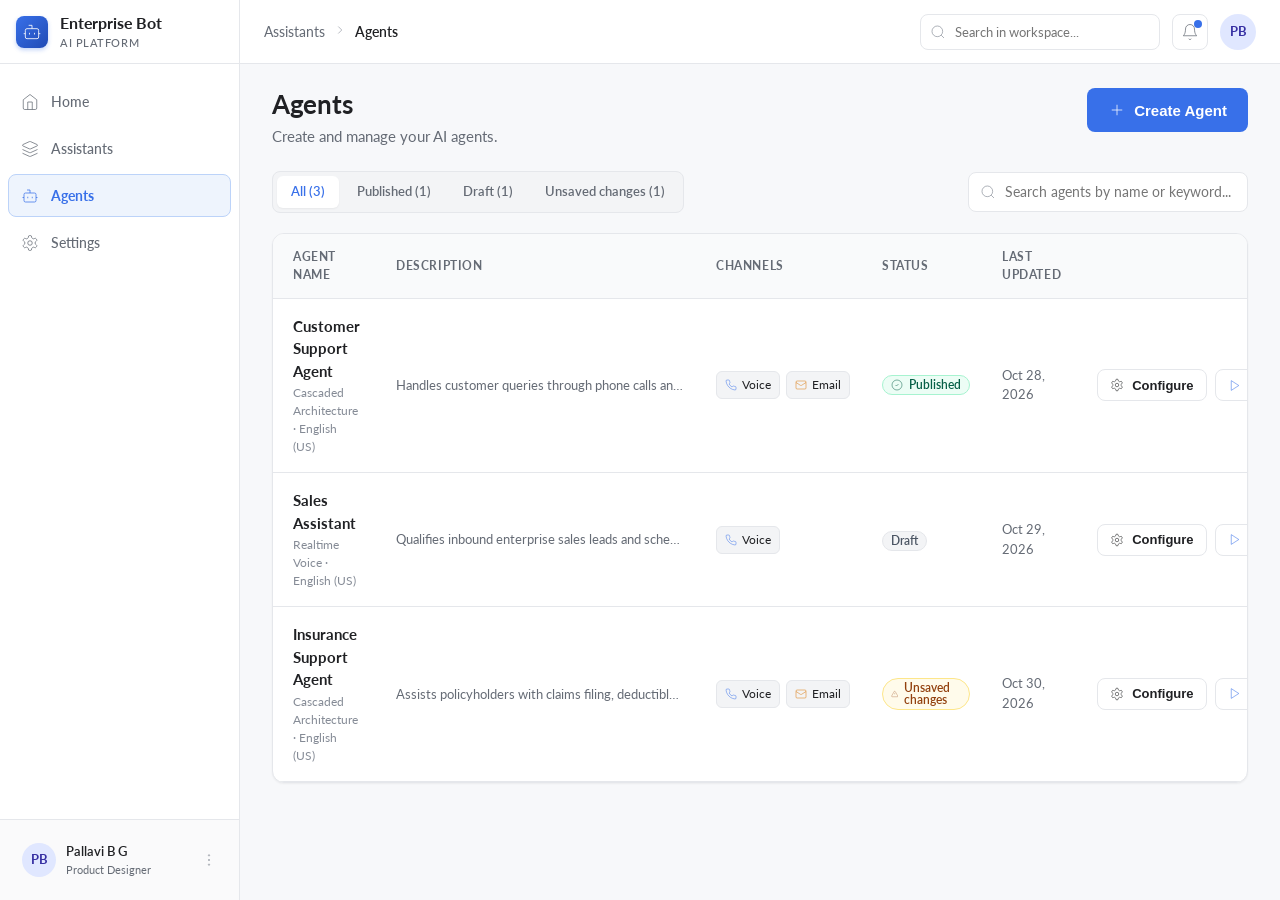
<file: index.html>
<!DOCTYPE html>
<html lang="en">
<head>
  <meta charset="UTF-8" />
  <meta name="viewport" content="width=device-width, initial-scale=1.0" />
  <title>Enterprise Bot — AI Agent Builder</title>
  <meta name="description" content="Enterprise-grade AI Agent Builder for Voice and Email channels." />
  
  <!-- Primary Typeface: Lato (Google Fonts) -->
  <link rel="preconnect" href="https://fonts.googleapis.com">
  <link rel="preconnect" href="https://fonts.gstatic.com" crossorigin>
  <link href="https://fonts.googleapis.com/css2?family=Lato:ital,wght@0,300;0,400;0,700;0,900;1,400;1,700&display=swap" rel="stylesheet">
  
  <!-- Stylesheet -->
  <link rel="stylesheet" href="styles.css?v=2.5" />
</head>
<body>
  <!-- Application Root -->
  <div id="root"></div>

  <!-- Runtime Scripts -->
  <script src="src/engine.js?v=2.5"></script>
  <script src="src/icons.js?v=2.5"></script>
  <script src="src/data.js?v=2.5"></script>
  <script src="src/state.js?v=2.5"></script>
  <script src="src/components/Sidebar.js?v=2.5"></script>
  <script src="src/components/Header.js?v=2.5"></script>
  <script src="src/components/Dashboard.js?v=2.5"></script>
  <script src="src/components/CreateAgent.js?v=2.5"></script>
  <script src="src/components/AgentConfigHeader.js?v=2.5"></script>
  <script src="src/components/PromptConfig.js?v=2.5"></script>
  <script src="src/components/ToolsConfig.js?v=2.5"></script>
  <script src="src/components/ModelSettings.js?v=2.5"></script>
  <script src="src/components/VoiceSettings.js?v=2.5"></script>
  <script src="src/components/EmailSettings.js?v=2.5"></script>
  <script src="src/components/TryItModal.js?v=2.5"></script>
  <script src="src/components/PublishModal.js?v=2.5"></script>
  <script src="src/app.js?v=2.5"></script>
</body>
</html>
</file>
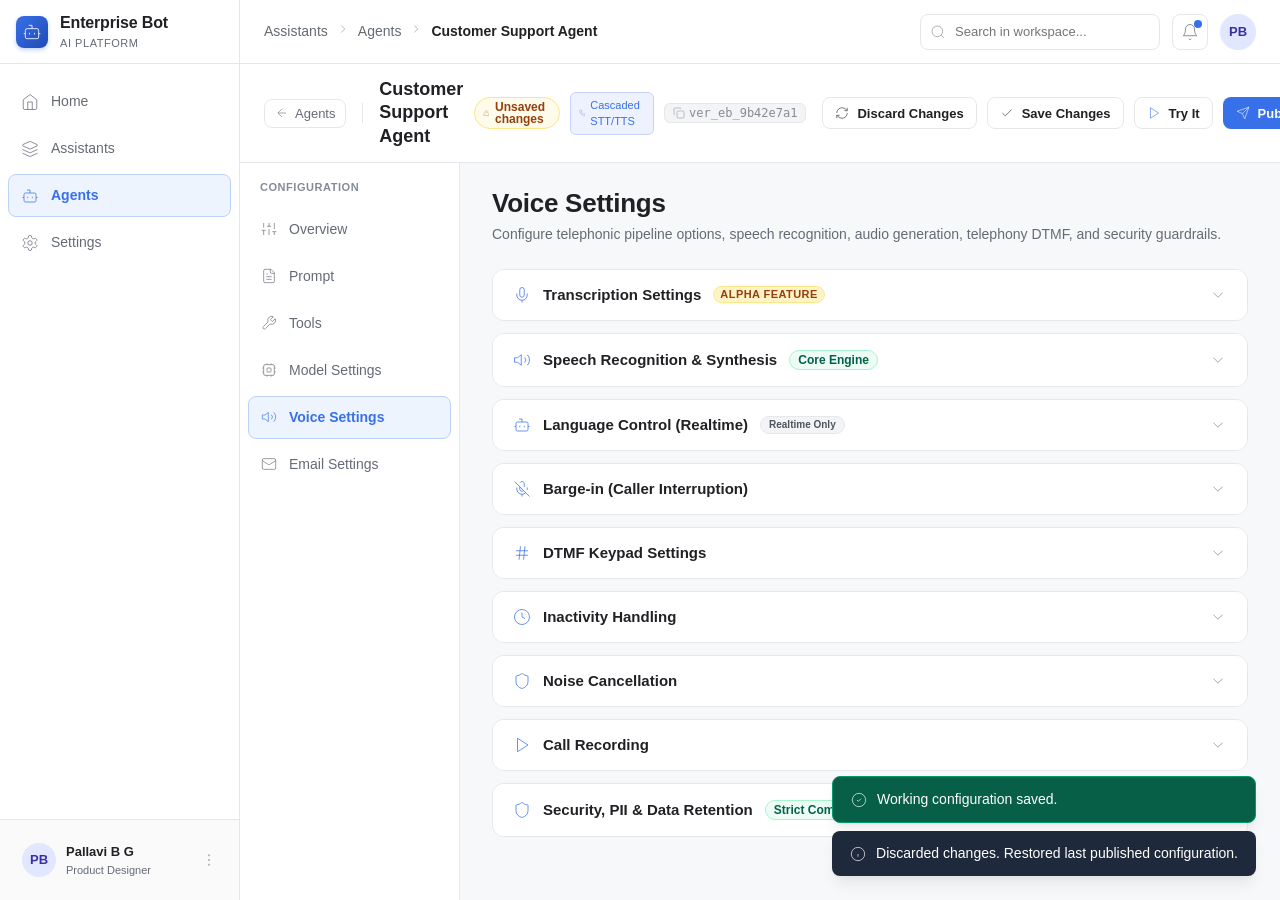
<file: verify_suite.html>
<!DOCTYPE html>
<html lang="en">
<head>
  <meta charset="UTF-8">
  <title>Enterprise Bot Comprehensive QA Verification Suite</title>
  <link rel="stylesheet" href="styles.css?v=2.4">
</head>
<body>
  <div id="root"></div>

  <!-- Runtime Scripts -->
  <script src="src/engine.js?v=2.5"></script>
  <script src="src/icons.js?v=2.5"></script>
  <script src="src/data.js?v=2.5"></script>
  <script src="src/state.js?v=2.5"></script>
  <script src="src/components/Sidebar.js?v=2.5"></script>
  <script src="src/components/Header.js?v=2.5"></script>
  <script src="src/components/Dashboard.js?v=2.5"></script>
  <script src="src/components/CreateAgent.js?v=2.5"></script>
  <script src="src/components/AgentConfigHeader.js?v=2.5"></script>
  <script src="src/components/PromptConfig.js?v=2.5"></script>
  <script src="src/components/ToolsConfig.js?v=2.5"></script>
  <script src="src/components/ModelSettings.js?v=2.5"></script>
  <script src="src/components/VoiceSettings.js?v=2.5"></script>
  <script src="src/components/EmailSettings.js?v=2.5"></script>
  <script src="src/components/TryItModal.js?v=2.5"></script>
  <script src="src/components/PublishModal.js?v=2.5"></script>
  <script src="src/app.js?v=2.5"></script>

  <script>
    async function runQASuite() {
      const results = [];
      function assert(desc, passed, detail = '') {
        const item = { desc, passed, detail };
        results.push(item);
        console.log((passed ? '[PASS] ' : '[FAIL] ') + desc + (detail ? ' (' + detail + ')' : ''));
      }

      try {
        await new Promise(r => setTimeout(r, 200));
        const state = window.AppState;
        const actions = window.AppActions;

        // ==========================================
        // TEST 1: Discard Changes Snapshot Restoration
        // ==========================================
        actions.selectAgent('agent_customer_support');
        const origPublishedName = state.currentAgent.name;
        assert('Test 1.1: Start with Published agent', state.currentAgent.status === 'Published');
        assert('Test 1.2: Initial lastPublishedSnapshot exists', !!state.lastPublishedSnapshot);

        // Edit agent
        actions.updateCurrentAgent({ name: 'Customer Support V2' });
        assert('Test 1.3: Agent status after edit is Unsaved changes', state.currentAgent.status === 'Unsaved changes');

        // Save Changes
        actions.saveChanges();
        assert('Test 1.4: lastSavedSnapshot updated to V2', state.lastSavedSnapshot.name === 'Customer Support V2');
        assert('Test 1.5: lastPublishedSnapshot retains original published name', state.lastPublishedSnapshot.name === origPublishedName);

        // Make another edit
        actions.updateCurrentAgent({ name: 'Customer Support V3' });
        assert('Test 1.6: Agent name updated to V3', state.currentAgent.name === 'Customer Support V3');

        // Discard Changes
        actions.discardChanges();
        assert('Test 1.7: Discard restores original published name', state.currentAgent.name === origPublishedName);
        assert('Test 1.8: Agent status restored to Published', state.currentAgent.status === 'Published');
        assert('Test 1.9: lastSavedSnapshot reset to published baseline', state.lastSavedSnapshot.name === origPublishedName);

        // ==========================================
        // TEST 2: Create Agent Disabled State & Demo Presets
        // ==========================================
        actions.setView('create');
        await new Promise(r => setTimeout(r, 100));

        let btnSubmit = document.getElementById('btn-submit-create');
        assert('Test 2.1: Create Agent button exists in DOM', !!btnSubmit);
        assert('Test 2.2: Create Agent button disabled when name is empty', btnSubmit.disabled === true);

        // Enter name
        const inputName = document.getElementById('input-agent-name');
        inputName.value = 'New QA Voice Bot';
        inputName.dispatchEvent(new Event('input', { bubbles: true }));
        await new Promise(r => setTimeout(r, 100));

        btnSubmit = document.getElementById('btn-submit-create');
        assert('Test 2.3: Create Agent button enabled when Name and Voice are active', btnSubmit.disabled === false);

        // Test Demo Presets
        const btnDemo4 = document.getElementById('btn-demo-state-4');
        assert('Test 2.4: Demo preset button 4 exists', !!btnDemo4);
        btnDemo4.click();
        await new Promise(r => setTimeout(r, 100));

        btnSubmit = document.getElementById('btn-submit-create');
        const nameErrEl = document.querySelector('.invalid-feedback');
        assert('Test 2.5: Demo State 4 triggers Name Error demonstration', !!nameErrEl && nameErrEl.textContent.includes('Required'));
        assert('Test 2.6: Create Agent remains disabled during Name Error demo', btnSubmit.disabled === true);

        const btnDemo5 = document.getElementById('btn-demo-state-5');
        btnDemo5.click();
        await new Promise(r => setTimeout(r, 100));
        btnSubmit = document.getElementById('btn-submit-create');
        assert('Test 2.7: Demo State 5 deselects channels and shows Channel Error', !!document.querySelector('.card-header .invalid-feedback'));
        assert('Test 2.8: Create Agent remains disabled during Channel Error demo', btnSubmit.disabled === true);

        // ==========================================
        // TEST 3: Voice Model Override History Summary
        // ==========================================
        actions.selectAgent('agent_customer_support');
        actions.setConfigTab('model');
        await new Promise(r => setTimeout(r, 100));

        // Enable Voice Model Override
        actions.updateCurrentAgent({
          voiceModelOverride: {
            ...state.currentAgent.voiceModelOverride,
            enabled: true
          }
        });
        await new Promise(r => setTimeout(r, 100));

        const histToggle = document.getElementById('toggle-voice-history-summary');
        assert('Test 3.1: Add History Summary toggle exists in DOM', !!histToggle);
        assert('Test 3.2: Add History Summary is Default ON', histToggle.checked === true);

        const respInput = document.getElementById('input-voice-history-responses');
        const trigInput = document.getElementById('input-voice-trigger-tokens');
        const targInput = document.getElementById('input-voice-target-tokens');
        assert('Test 3.3: Number of History Responses defaults to 5', respInput && Number(respInput.value) === 5);
        assert('Test 3.4: Trigger Tokens defaults to 15000', trigInput && Number(trigInput.value) === 15000);
        assert('Test 3.5: Target Tokens defaults to 10000', targInput && Number(targInput.value) === 10000);

        // Toggle OFF hides dependent fields
        histToggle.click();
        await new Promise(r => setTimeout(r, 100));
        const respInputAfterToggle = document.getElementById('input-voice-history-responses');
        assert('Test 3.6: Turning toggle OFF hides dependent controls', respInputAfterToggle === null);

        // Turn back ON and test validation
        const histToggleOn = document.getElementById('toggle-voice-history-summary');
        histToggleOn.click();
        await new Promise(r => setTimeout(r, 100));

        actions.updateCurrentAgent({
          voiceModelOverride: {
            ...state.currentAgent.voiceModelOverride,
            historyOverride: {
              enabled: true,
              historyResponses: 5,
              triggerTokens: 10000,
              targetTokens: 12000 // Invalid: target >= trigger
            }
          }
        });
        let errs = actions.validateAgentConfig(state.currentAgent);
        assert('Test 3.7: Validation catches Target Tokens >= Trigger Tokens', errs.some(e => e.includes('strictly less than')));

        // Restore valid tokens
        actions.updateCurrentAgent({
          voiceModelOverride: {
            ...state.currentAgent.voiceModelOverride,
            historyOverride: {
              enabled: true,
              historyResponses: 5,
              triggerTokens: 15000,
              targetTokens: 10000
            }
          }
        });

        // ==========================================
        // TEST 4: Silence Timeout Data Handling Independence
        // ==========================================
        actions.setConfigTab('voice');
        await new Promise(r => setTimeout(r, 100));

        // Open Speech accordion
        actions.toggleVoiceAccordion('speech');
        await new Promise(r => setTimeout(r, 100));

        // Set General Speech Silence Timeout
        const initialSTT = JSON.parse(JSON.stringify(state.currentAgent.voiceSettings.speech.stt));
        actions.updateCurrentAgent({
          voiceSettings: {
            ...state.currentAgent.voiceSettings,
            speech: {
              ...state.currentAgent.voiceSettings.speech,
              silenceTimeout: 450
            }
          }
        });
        assert('Test 4.1: General Speech Silence Timeout updates speech.silenceTimeout to 450', state.currentAgent.voiceSettings.speech.silenceTimeout === 450);
        assert('Test 4.2: STT segmentationSilenceTimeout remains unchanged (500)', state.currentAgent.voiceSettings.speech.stt.segmentationSilenceTimeout === 500);
        assert('Test 4.3: STT provider and other settings not overwritten', state.currentAgent.voiceSettings.speech.stt.provider === initialSTT.provider);

        // Set STT Segmentation Silence Timeout
        actions.updateCurrentAgent({
          voiceSettings: {
            ...state.currentAgent.voiceSettings,
            speech: {
              ...state.currentAgent.voiceSettings.speech,
              stt: {
                ...state.currentAgent.voiceSettings.speech.stt,
                segmentationSilenceTimeout: 650
              }
            }
          }
        });
        assert('Test 4.4: STT segmentationSilenceTimeout updates to 650', state.currentAgent.voiceSettings.speech.stt.segmentationSilenceTimeout === 650);
        assert('Test 4.5: General Speech Silence Timeout remains independent at 450', state.currentAgent.voiceSettings.speech.silenceTimeout === 450);

        // ==========================================
        // TEST 5: Tightened Numeric Integer Validation
        // ==========================================
        // Non-integer Tool Call Limit
        actions.updateCurrentAgent({
          sharedModel: { ...state.currentAgent.sharedModel, toolCallLimit: 3.5 }
        });
        errs = actions.validateAgentConfig(state.currentAgent);
        assert('Test 5.1: Non-integer Tool Call Limit (3.5) rejected', errs.some(e => e.includes('Tool Call Limit must be an integer')));

        // Valid Tool Call Limit without arbitrary maximum
        actions.updateCurrentAgent({
          sharedModel: { ...state.currentAgent.sharedModel, toolCallLimit: 50 }
        });
        errs = actions.validateAgentConfig(state.currentAgent);
        assert('Test 5.2: Integer Tool Call Limit (50) accepted without arbitrary max', !errs.some(e => e.includes('Tool Call Limit')));

        // Non-integer DTMF timeout
        actions.updateCurrentAgent({
          voiceSettings: {
            ...state.currentAgent.voiceSettings,
            dtmf: { ...state.currentAgent.voiceSettings.dtmf, enabled: true, interDigitTimeout: 2000.7 }
          }
        });
        errs = actions.validateAgentConfig(state.currentAgent);
        assert('Test 5.3: Non-integer DTMF timeout rejected', errs.some(e => e.includes('DTMF inter-digit timeout must be a non-negative integer')));

        // Non-integer Inactivity retries
        actions.updateCurrentAgent({
          voiceSettings: {
            ...state.currentAgent.voiceSettings,
            inactivity: { ...state.currentAgent.voiceSettings.inactivity, enabled: true, inactivityRetries: 2.2 }
          }
        });
        errs = actions.validateAgentConfig(state.currentAgent);
        assert('Test 5.4: Non-integer Inactivity retries rejected', errs.some(e => e.includes('Inactivity retry count must be a non-negative integer')));

        // Non-integer Security rate limit
        actions.updateCurrentAgent({
          voiceSettings: {
            ...state.currentAgent.voiceSettings,
            security: { ...state.currentAgent.voiceSettings.security, rateLimit: 45.8 }
          }
        });
        errs = actions.validateAgentConfig(state.currentAgent);
        assert('Test 5.5: Non-integer Security rate limit rejected', errs.some(e => e.includes('Security rate limit must be an integer')));

        // Restore clean valid config
        actions.discardChanges();

        // ==========================================
        // TEST 6: All Nine Voice Settings Accordions
        // ==========================================
        actions.setConfigTab('voice');
        await new Promise(r => setTimeout(r, 100));

        const sections = ['transcription', 'speech', 'language', 'bargeIn', 'dtmf', 'inactivity', 'noise', 'recording', 'security'];
        for (const sec of sections) {
          const btn = document.getElementById('accordion-header-' + sec);
          assert('Test 6.' + sec + ': Header button exists', !!btn);

          // Click to expand
          btn.click();
          await new Promise(r => setTimeout(r, 60));
          const isOpenAfterClick = state.voiceSettingsUi?.openSections?.[sec];
          const contentEl = document.getElementById('accordion-content-' + sec);
          assert('Test 6.' + sec + ': Expands on click', isOpenAfterClick === true && !!contentEl);

          // Click again to collapse
          btn.click();
          await new Promise(r => setTimeout(r, 60));
          const isClosedAfterSecondClick = !state.voiceSettingsUi?.openSections?.[sec];
          assert('Test 6.' + sec + ': Collapses on second click', isClosedAfterSecondClick === true);
        }

        // ==========================================
        // TEST 7: STT Provider & TTS Conditional Controls
        // ==========================================
        // Expand speech
        actions.toggleVoiceAccordion('speech');
        await new Promise(r => setTimeout(r, 100));

        // Switch to TTS
        actions.updateCurrentAgent({
          voiceSettings: {
            ...state.currentAgent.voiceSettings,
            speech: {
              ...state.currentAgent.voiceSettings.speech,
              activeTab: 'tts',
              tts: { ...state.currentAgent.voiceSettings.speech.tts, provider: 'Azure' }
            }
          }
        });
        await new Promise(r => setTimeout(r, 100));

        assert('Test 7.1: Azure TTS selected and controls visible', !!document.getElementById('input-azure-speed') || !!document.querySelector('.form-range'));

        // Switch TTS to ElevenLabs
        actions.updateCurrentAgent({
          voiceSettings: {
            ...state.currentAgent.voiceSettings,
            speech: {
              ...state.currentAgent.voiceSettings.speech,
              tts: { ...state.currentAgent.voiceSettings.speech.tts, provider: 'ElevenLabs' }
            }
          }
        });
        await new Promise(r => setTimeout(r, 100));

        assert('Test 7.2: ElevenLabs TTS model eleven_flash_v2_5 active', state.currentAgent.voiceSettings.speech.tts.elevenLabs?.model === 'eleven_flash_v2_5');

        // ==========================================
        // TEST 8: Try It Modal & Call Logs
        // ==========================================
        actions.openTryIt('voice');
        await new Promise(r => setTimeout(r, 100));
        assert('Test 8.1: Try It modal opens', state.tryItOpen === true);

        // Start call
        actions.startVoiceCall();
        await new Promise(r => setTimeout(r, 100));
        assert('Test 8.2: Voice call starts (state: live)', state.tryIt.voiceState === 'live');

        // End call
        actions.endVoiceCall('Caller ended call');
        await new Promise(r => setTimeout(r, 100));
        assert('Test 8.3: Voice call ends (state: ended)', state.tryIt.voiceState === 'ended');
        assert('Test 8.4: Call recorded in callHistory', state.tryIt.callHistory.length > 0);

        // Toggle Call Logs
        actions.toggleCallLogs();
        await new Promise(r => setTimeout(r, 100));
        assert('Test 8.5: Call Logs drawer opens', state.tryIt.callLogsOpen === true);

        // Close Try It
        actions.closeTryIt();

        // Output summary
        const passedCount = results.filter(r => r.passed).length;
        const failedCount = results.filter(r => !r.passed).length;
        console.log(`\n========================================`);
        console.log(`FINAL RESULTS: ${passedCount} PASSED, ${failedCount} FAILED out of ${results.length} assertions.`);
        console.log(`========================================`);

        const summaryEl = document.createElement('div');
        summaryEl.id = 'qa-summary';
        summaryEl.setAttribute('data-passed', passedCount);
        summaryEl.setAttribute('data-failed', failedCount);
        summaryEl.innerHTML = `
          <h2>QA Results: ${passedCount} Passed, ${failedCount} Failed</h2>
          <ul>${results.map(r => `<li style="color:${r.passed ? 'green' : 'red'}">${r.passed ? '✓' : '✗'} ${r.desc}</li>`).join('')}</ul>
        `;
        document.body.appendChild(summaryEl);
      } catch (err) {
        console.error('QA Test Suite Exception:', err);
        const errEl = document.createElement('div');
        errEl.id = 'qa-error';
        errEl.textContent = err.stack || String(err);
        document.body.appendChild(errEl);
      }
    }
    window.addEventListener('DOMContentLoaded', runQASuite);
  </script>
</body>
</html>
</file>
<file: styles.css>
/* ==========================================================================
   ENTERPRISE BOT AI AGENT BUILDER - DESIGN SYSTEM & STYLES
   Primary Accent: #3870E9 | Background: #F7F8FA | Font: Lato
   ========================================================================== */

:root {
  --color-primary: #3870E9;
  --color-primary-hover: #2B5DC4;
  --color-primary-light: #EEF4FD;
  --color-primary-border: #BCD3F9;
  
  --bg-app: #F7F8FA;
  --bg-card: #FFFFFF;
  --bg-sidebar: #FFFFFF;
  --bg-header: #FFFFFF;
  --bg-muted: #F3F4F6;
  --bg-hover: #F8FAFC;
  
  --text-primary: #202124;
  --text-secondary: #656B75;
  --text-muted: #858B96;
  --text-disabled: #9CA3AF;
  
  --border-color: #E5E7EB;
  --border-focus: #3870E9;
  
  --color-success: #10B981;
  --bg-success: #ECFDF5;
  --text-success: #065F46;
  --border-success: #A7F3D0;
  
  --color-warning: #F59E0B;
  --bg-warning: #FFFBEB;
  --text-warning: #92400E;
  --border-warning: #FDE68A;
  
  --color-error: #EF4444;
  --bg-error: #FEF2F2;
  --text-error: #991B1B;
  --border-error: #FECACA;
  
  --radius-sm: 6px;
  --radius-md: 8px;
  --radius-lg: 12px;
  --radius-xl: 16px;
  --radius-full: 9999px;
  
  --shadow-sm: 0 1px 2px 0 rgba(0, 0, 0, 0.05);
  --shadow-md: 0 4px 6px -1px rgba(0, 0, 0, 0.06), 0 2px 4px -1px rgba(0, 0, 0, 0.04);
  --shadow-lg: 0 10px 15px -3px rgba(0, 0, 0, 0.08), 0 4px 6px -2px rgba(0, 0, 0, 0.04);
  --shadow-modal: 0 20px 25px -5px rgba(0, 0, 0, 0.1), 0 10px 10px -5px rgba(0, 0, 0, 0.04);
  
  --font-family: 'Lato', -apple-system, BlinkMacSystemFont, 'Segoe UI', Roboto, Helvetica, Arial, sans-serif;
  --header-height: 64px;
  --sidebar-width: 240px;
  --sidebar-collapsed-width: 68px;
}

/* Base Reset */
*, *::before, *::after {
  box-sizing: border-box;
  margin: 0;
  padding: 0;
}

html, body {
  height: 100%;
  font-family: var(--font-family);
  font-size: 14px;
  line-height: 1.5;
  color: var(--text-primary);
  background-color: var(--bg-app);
  -webkit-font-smoothing: antialiased;
  -moz-osx-font-smoothing: grayscale;
}

#root {
  min-height: 100vh;
  display: flex;
  flex-direction: column;
}

/* Typography Hierarchy */
h1, .heading-xl {
  font-size: 26px;
  font-weight: 700;
  line-height: 1.25;
  color: var(--text-primary);
  letter-spacing: -0.01em;
}

h2, .heading-lg {
  font-size: 20px;
  font-weight: 700;
  line-height: 1.3;
  color: var(--text-primary);
}

h3, .heading-md {
  font-size: 16px;
  font-weight: 700;
  line-height: 1.4;
  color: var(--text-primary);
}

h4, .heading-sm {
  font-size: 14px;
  font-weight: 700;
  line-height: 1.4;
  color: var(--text-primary);
}

p, .body-text {
  font-size: 14px;
  font-weight: 400;
  line-height: 1.5;
  color: var(--text-primary);
}

.text-secondary {
  color: var(--text-secondary);
}

.text-muted {
  color: var(--text-muted);
}

.text-sm {
  font-size: 13px;
  line-height: 1.4;
}

.text-xs {
  font-size: 12px;
  line-height: 1.35;
}

.helper-text {
  font-size: 13px;
  color: var(--text-secondary);
  margin-top: 4px;
}

.form-label {
  display: block;
  font-size: 14px;
  font-weight: 600;
  color: var(--text-primary);
  margin-bottom: 6px;
}

.form-label.required::after {
  content: " *";
  color: var(--color-error);
  font-weight: 700;
}

/* App Shell Layout */
.app-layout {
  display: flex;
  height: 100vh;
  overflow: hidden;
  background-color: var(--bg-app);
}

.sidebar {
  width: var(--sidebar-width);
  height: 100vh;
  background-color: var(--bg-sidebar);
  border-right: 1px solid var(--border-color);
  display: flex;
  flex-direction: column;
  flex-shrink: 0;
  transition: width 0.2s ease, transform 0.2s ease;
  z-index: 40;
}

.sidebar-header {
  height: var(--header-height);
  padding: 0 16px;
  display: flex;
  align-items: center;
  gap: 12px;
  border-bottom: 1px solid var(--border-color);
}

.logo-badge {
  width: 32px;
  height: 32px;
  border-radius: var(--radius-md);
  background: linear-gradient(135deg, #3870E9 0%, #204BB5 100%);
  display: flex;
  align-items: center;
  justify-content: center;
  color: #FFFFFF;
  font-weight: 800;
  font-size: 16px;
  box-shadow: 0 2px 4px rgba(56, 112, 233, 0.3);
}

.logo-title {
  font-size: 16px;
  font-weight: 700;
  color: var(--text-primary);
  letter-spacing: -0.01em;
}

.logo-subtitle {
  font-size: 11px;
  color: var(--text-secondary);
  font-weight: 500;
  text-transform: uppercase;
  letter-spacing: 0.05em;
}

.sidebar-nav {
  flex: 1;
  padding: 16px 8px;
  display: flex;
  flex-direction: column;
  gap: 4px;
  overflow-y: auto;
}

.nav-item {
  display: flex;
  align-items: center;
  gap: 12px;
  padding: 10px 12px;
  border-radius: var(--radius-md);
  color: var(--text-secondary);
  font-size: 14px;
  font-weight: 500;
  text-decoration: none;
  cursor: pointer;
  transition: all 0.15s ease;
  user-select: none;
  border: 1px solid transparent;
}

.nav-item:hover {
  background-color: var(--bg-muted);
  color: var(--text-primary);
}

.nav-item.active {
  background-color: var(--color-primary-light);
  color: var(--color-primary);
  font-weight: 700;
  border-color: var(--color-primary-border);
}

.sidebar-footer {
  padding: 16px;
  border-top: 1px solid var(--border-color);
  background-color: #FAFAFB;
}

.user-profile-badge {
  display: flex;
  align-items: center;
  gap: 10px;
  padding: 6px;
  border-radius: var(--radius-md);
  cursor: pointer;
  transition: background-color 0.15s;
}

.user-profile-badge:hover {
  background-color: var(--bg-muted);
}

.avatar {
  width: 34px;
  height: 34px;
  border-radius: var(--radius-full);
  background-color: #E0E7FF;
  color: #3730A3;
  display: flex;
  align-items: center;
  justify-content: center;
  font-weight: 700;
  font-size: 13px;
  flex-shrink: 0;
}

.main-wrapper {
  flex: 1;
  display: flex;
  flex-direction: column;
  min-width: 0;
  height: 100vh;
  overflow: hidden;
}

/* Top Header */
.top-header {
  height: var(--header-height);
  background-color: var(--bg-header);
  border-bottom: 1px solid var(--border-color);
  padding: 0 24px;
  display: flex;
  align-items: center;
  justify-content: space-between;
  gap: 16px;
  flex-shrink: 0;
  z-index: 30;
}

.breadcrumb-nav {
  display: flex;
  align-items: center;
  gap: 8px;
  font-size: 14px;
}

.breadcrumb-item {
  color: var(--text-secondary);
  text-decoration: none;
  cursor: pointer;
}

.breadcrumb-item:hover {
  color: var(--color-primary);
}

.breadcrumb-current {
  color: var(--text-primary);
  font-weight: 600;
}

.header-actions {
  display: flex;
  align-items: center;
  gap: 12px;
}

/* Main Content Area */
.content-area {
  flex: 1;
  overflow-y: auto;
  padding: 24px 32px 48px;
  background-color: var(--bg-app);
}

.content-container {
  max-width: 1280px;
  margin: 0 auto;
}

/* Agent Configuration Layout */
.agent-config-layout {
  display: flex;
  flex-direction: column;
  height: 100%;
}

.agent-config-header {
  background-color: var(--bg-card);
  border-bottom: 1px solid var(--border-color);
  padding: 14px 24px;
  display: flex;
  align-items: center;
  justify-content: space-between;
  gap: 16px;
  flex-shrink: 0;
  position: sticky;
  top: 0;
  z-index: 25;
}

.agent-title-group {
  display: flex;
  align-items: center;
  gap: 12px;
}

.btn-back {
  display: inline-flex;
  align-items: center;
  gap: 6px;
  padding: 6px 10px;
  border-radius: var(--radius-md);
  border: 1px solid var(--border-color);
  background: white;
  color: var(--text-secondary);
  font-size: 13px;
  font-weight: 500;
  cursor: pointer;
  transition: all 0.15s;
}

.btn-back:hover {
  background: var(--bg-muted);
  color: var(--text-primary);
  border-color: #D1D5DB;
}

.config-body {
  flex: 1;
  display: flex;
  min-height: 0;
  overflow: hidden;
}

.config-sidebar {
  width: 220px;
  background-color: var(--bg-card);
  border-right: 1px solid var(--border-color);
  padding: 16px 8px;
  display: flex;
  flex-direction: column;
  gap: 4px;
  overflow-y: auto;
  flex-shrink: 0;
}

.config-main {
  flex: 1;
  overflow-y: auto;
  padding: 24px 32px 64px;
  background-color: var(--bg-app);
}

/* Badges */
.badge {
  display: inline-flex;
  align-items: center;
  gap: 6px;
  padding: 3px 8px;
  border-radius: var(--radius-full);
  font-size: 12px;
  font-weight: 600;
  line-height: 1;
}

.badge-draft {
  background-color: #F3F4F6;
  color: #4B5563;
  border: 1px solid #E5E7EB;
}

.badge-published {
  background-color: var(--bg-success);
  color: var(--text-success);
  border: 1px solid var(--border-success);
}

.badge-unsaved {
  background-color: var(--bg-warning);
  color: var(--text-warning);
  border: 1px solid var(--border-warning);
}

.badge-publishing {
  background-color: var(--color-primary-light);
  color: var(--color-primary);
  border: 1px solid var(--color-primary-border);
}

.badge-coming-soon {
  background-color: #F1F5F9;
  color: #64748B;
  border: 1px solid #CBD5E1;
  font-size: 11px;
  padding: 2px 6px;
  font-weight: 700;
  letter-spacing: 0.04em;
  text-transform: uppercase;
}

.badge-alpha {
  background-color: #FEF3C7;
  color: #92400E;
  border: 1px solid #FDE68A;
  font-size: 11px;
  padding: 2px 6px;
  font-weight: 700;
  letter-spacing: 0.04em;
  text-transform: uppercase;
}

.badge-channel {
  background-color: #F3F4F6;
  color: var(--text-primary);
  border: 1px solid var(--border-color);
  font-size: 12px;
  padding: 4px 8px;
  border-radius: var(--radius-sm);
  display: inline-flex;
  align-items: center;
  gap: 5px;
}

/* Buttons */
.btn {
  display: inline-flex;
  align-items: center;
  justify-content: center;
  gap: 8px;
  height: 40px;
  padding: 0 16px;
  font-size: 14px;
  font-weight: 600;
  border-radius: var(--radius-md);
  border: 1px solid transparent;
  cursor: pointer;
  transition: all 0.15s ease;
  user-select: none;
  white-space: nowrap;
}

.btn:focus-visible {
  outline: none;
  box-shadow: 0 0 0 3px rgba(56, 112, 233, 0.3);
}

.btn-sm {
  height: 32px;
  padding: 0 12px;
  font-size: 13px;
}

.btn-lg {
  height: 44px;
  padding: 0 20px;
  font-size: 15px;
}

.btn-primary {
  background-color: var(--color-primary);
  color: #FFFFFF;
}

.btn-primary:hover:not(:disabled) {
  background-color: var(--color-primary-hover);
  box-shadow: 0 2px 4px rgba(56, 112, 233, 0.25);
}

.btn-secondary {
  background-color: #FFFFFF;
  color: var(--text-primary);
  border-color: var(--border-color);
}

.btn-secondary:hover:not(:disabled) {
  background-color: var(--bg-muted);
  border-color: #D1D5DB;
}

.btn-outline-primary {
  background-color: transparent;
  color: var(--color-primary);
  border-color: var(--color-primary);
}

.btn-outline-primary:hover:not(:disabled) {
  background-color: var(--color-primary-light);
}

.btn-danger {
  background-color: #FFFFFF;
  color: var(--color-error);
  border-color: var(--border-error);
}

.btn-danger:hover:not(:disabled) {
  background-color: var(--bg-error);
}

.btn-ghost {
  background-color: transparent;
  color: var(--text-secondary);
}

.btn-ghost:hover:not(:disabled) {
  background-color: var(--bg-muted);
  color: var(--text-primary);
}

.btn:disabled {
  background-color: #F3F4F6 !important;
  color: #9CA3AF !important;
  border-color: #E5E7EB !important;
  cursor: not-allowed !important;
  box-shadow: none !important;
}

.btn-icon {
  width: 36px;
  height: 36px;
  padding: 0;
  border-radius: var(--radius-md);
  border: 1px solid var(--border-color);
  background: white;
  color: var(--text-secondary);
  display: inline-flex;
  align-items: center;
  justify-content: center;
  cursor: pointer;
  transition: all 0.15s;
}

.btn-icon:hover {
  background-color: var(--bg-muted);
  color: var(--text-primary);
}

/* Form Controls */
.form-group {
  margin-bottom: 20px;
}

.form-control, .form-input, .form-select, .form-textarea {
  width: 100%;
  height: 40px;
  padding: 8px 12px;
  font-family: inherit;
  font-size: 14px;
  color: var(--text-primary);
  background-color: #FFFFFF;
  border: 1px solid var(--border-color);
  border-radius: var(--radius-md);
  transition: border-color 0.15s, box-shadow 0.15s;
}

.form-control:focus, .form-input:focus, .form-select:focus, .form-textarea:focus {
  outline: none;
  border-color: var(--border-focus);
  box-shadow: 0 0 0 3px rgba(56, 112, 233, 0.2);
}

.form-textarea {
  height: auto;
  min-height: 88px;
  resize: vertical;
  line-height: 1.5;
}

.form-control.is-invalid, .form-input.is-invalid {
  border-color: var(--color-error);
  background-color: #FFFDFD;
}

.form-control.is-invalid:focus, .form-input.is-invalid:focus {
  box-shadow: 0 0 0 3px rgba(239, 68, 68, 0.2);
}

.invalid-feedback {
  display: flex;
  align-items: center;
  gap: 5px;
  color: var(--color-error);
  font-size: 13px;
  font-weight: 500;
  margin-top: 5px;
}

/* Switch / Toggle */
.toggle-switch {
  position: relative;
  display: inline-block;
  width: 44px;
  height: 24px;
  flex-shrink: 0;
}

.toggle-switch input {
  opacity: 0;
  width: 0;
  height: 0;
}

.toggle-slider {
  position: absolute;
  cursor: pointer;
  top: 0; left: 0; right: 0; bottom: 0;
  background-color: #D1D5DB;
  transition: 0.2s;
  border-radius: 24px;
}

.toggle-slider::before {
  position: absolute;
  content: "";
  height: 18px;
  width: 18px;
  left: 3px;
  bottom: 3px;
  background-color: white;
  transition: 0.2s;
  border-radius: 50%;
  box-shadow: 0 1px 3px rgba(0, 0, 0, 0.2);
}

input:checked + .toggle-slider {
  background-color: var(--color-primary);
}

input:checked + .toggle-slider::before {
  transform: translateX(20px);
}

input:disabled + .toggle-slider {
  background-color: #E5E7EB;
  cursor: not-allowed;
}

/* Cards & Panels */
.card {
  background-color: var(--bg-card);
  border: 1px solid var(--border-color);
  border-radius: var(--radius-lg);
  padding: 24px;
  box-shadow: var(--shadow-sm);
  margin-bottom: 24px;
}

.card-header {
  display: flex;
  align-items: center;
  justify-content: space-between;
  margin-bottom: 16px;
  padding-bottom: 14px;
  border-bottom: 1px solid var(--border-color);
}

.card-title {
  font-size: 18px;
  font-weight: 700;
  color: var(--text-primary);
}

.card-subtitle {
  font-size: 13px;
  color: var(--text-secondary);
  margin-top: 2px;
}

/* Selection Cards (e.g. Channel & Speech Stack) */
.selection-card {
  border: 1px solid var(--border-color);
  border-radius: var(--radius-lg);
  padding: 16px 20px;
  background: white;
  cursor: pointer;
  transition: all 0.15s ease;
  display: flex;
  align-items: center;
  justify-content: space-between;
  gap: 16px;
  user-select: none;
}

.selection-card:hover {
  border-color: #BCD3F9;
  background-color: #FAFCFF;
}

.selection-card.selected {
  border-color: var(--color-primary);
  background-color: #F5F8FF;
  box-shadow: 0 0 0 1px var(--color-primary);
}

.selection-card.disabled {
  opacity: 0.55;
  background-color: #F8FAFC;
  cursor: not-allowed;
  border-color: var(--border-color);
}

.radio-pill-group {
  display: inline-flex;
  padding: 4px;
  background-color: #F3F4F6;
  border-radius: var(--radius-md);
  border: 1px solid var(--border-color);
  gap: 4px;
}

.radio-pill {
  padding: 6px 14px;
  font-size: 13px;
  font-weight: 600;
  border-radius: var(--radius-sm);
  cursor: pointer;
  color: var(--text-secondary);
  transition: all 0.15s;
  user-select: none;
}

.radio-pill:hover:not(.active) {
  color: var(--text-primary);
}

.radio-pill.active {
  background-color: #FFFFFF;
  color: var(--color-primary);
  box-shadow: 0 1px 2px rgba(0, 0, 0, 0.05);
}

/* Accordions */
.accordion {
  border: 1px solid var(--border-color);
  border-radius: var(--radius-lg);
  background: white;
  margin-bottom: 12px;
  overflow: hidden;
  transition: border-color 0.2s ease, box-shadow 0.2s ease;
}

.accordion.is-open {
  border-color: #BCD3F9;
  box-shadow: 0 2px 8px rgba(56, 112, 233, 0.07);
}

.accordion-header {
  padding: 16px 20px;
  display: flex;
  align-items: center;
  justify-content: space-between;
  cursor: pointer;
  user-select: none;
  background: white;
  transition: background-color 0.15s ease;
  width: 100%;
  border: none;
  font-family: inherit;
  font-size: inherit;
  color: inherit;
  text-align: left;
}

button.accordion-header {
  border: none;
  background: white;
  width: 100%;
  text-align: left;
  font-family: inherit;
  font-size: inherit;
  color: inherit;
  outline: none;
}

.accordion-header * {
  pointer-events: none;
}

button.accordion-header:focus-visible {
  outline: 2px solid var(--color-primary);
  outline-offset: -2px;
}

.accordion.is-open > .accordion-header {
  background-color: #FAFBFD;
}

.accordion-header:hover {
  background-color: var(--bg-hover);
}

.accordion-title {
  display: flex;
  align-items: center;
  gap: 12px;
  font-size: 15px;
  font-weight: 700;
  color: var(--text-primary);
}

.accordion-chevron {
  transition: transform 0.25s cubic-bezier(0.4, 0, 0.2, 1), color 0.15s ease;
  color: var(--text-muted);
  display: inline-flex;
  align-items: center;
  justify-content: center;
}

.accordion.is-open .accordion-chevron {
  transform: rotate(180deg);
  color: var(--color-primary);
}

.accordion-content {
  padding: 20px 24px;
  border-top: 1px solid var(--border-color);
  background-color: #FCFDFE;
  animation: fadeIn 0.15s ease-out;
}

/* Modals */
.modal-overlay {
  position: fixed;
  top: 0; left: 0; right: 0; bottom: 0;
  background-color: rgba(15, 23, 42, 0.45);
  backdrop-filter: blur(2px);
  display: flex;
  align-items: center;
  justify-content: center;
  z-index: 100;
  padding: 24px;
  animation: fadeIn 0.15s ease-out;
}

.modal-dialog {
  background: white;
  border-radius: var(--radius-xl);
  box-shadow: var(--shadow-modal);
  width: 100%;
  max-width: 600px;
  max-height: 90vh;
  display: flex;
  flex-direction: column;
  overflow: hidden;
  animation: scaleUp 0.15s ease-out;
}

.modal-header {
  padding: 20px 24px;
  display: flex;
  align-items: center;
  justify-content: space-between;
  border-bottom: 1px solid var(--border-color);
}

.modal-body {
  padding: 24px;
  overflow-y: auto;
  flex: 1;
}

.modal-footer {
  padding: 16px 24px;
  display: flex;
  align-items: center;
  justify-content: flex-end;
  gap: 12px;
  border-top: 1px solid var(--border-color);
  background-color: #FAFAFB;
}

/* Drawer / Testing Workspace (Try It) */
.drawer-backdrop {
  position: fixed;
  top: 0; left: 0; right: 0; bottom: 0;
  background-color: rgba(15, 23, 42, 0.35);
  backdrop-filter: blur(2px);
  z-index: 90;
  animation: fadeIn 0.15s ease-out;
}

.drawer-workspace {
  position: fixed;
  top: 0; right: 0; bottom: 0;
  width: 720px;
  max-width: 95vw;
  background: white;
  box-shadow: -8px 0 24px rgba(0, 0, 0, 0.12);
  display: flex;
  flex-direction: column;
  z-index: 95;
  animation: slideInRight 0.2s ease-out;
}

/* Toast Notifications */
.toast-container {
  position: fixed;
  bottom: 24px;
  right: 24px;
  display: flex;
  flex-direction: column;
  gap: 8px;
  z-index: 120;
}

.toast {
  display: flex;
  align-items: center;
  gap: 10px;
  padding: 12px 18px;
  background: #1E293B;
  color: white;
  border-radius: var(--radius-md);
  font-size: 14px;
  font-weight: 500;
  box-shadow: var(--shadow-lg);
  animation: slideUp 0.2s ease-out;
}

.toast.toast-success {
  background-color: #065F46;
  border: 1px solid #059669;
}

.toast.toast-error {
  background-color: #991B1B;
  border: 1px solid #DC2626;
}

/* Animations */
@keyframes fadeIn {
  from { opacity: 0; }
  to { opacity: 1; }
}

@keyframes scaleUp {
  from { opacity: 0; transform: scale(0.96); }
  to { opacity: 1; transform: scale(1); }
}

@keyframes slideInRight {
  from { transform: translateX(100%); }
  to { transform: translateX(0); }
}

@keyframes slideUp {
  from { opacity: 0; transform: translateY(10px); }
  to { opacity: 1; transform: translateY(0); }
}

@keyframes pulse {
  0%, 100% { opacity: 1; transform: scale(1); }
  50% { opacity: 0.5; transform: scale(0.92); }
}

.pulsing-dot {
  animation: pulse 1.5s infinite;
}

/* Tags & Chips */
.tag-chip {
  display: inline-flex;
  align-items: center;
  gap: 6px;
  padding: 4px 10px;
  border-radius: var(--radius-sm);
  background-color: #F3F4F6;
  border: 1px solid #E5E7EB;
  color: var(--text-primary);
  font-size: 13px;
  font-weight: 500;
}

.tag-chip .remove-btn {
  color: var(--text-muted);
  cursor: pointer;
  display: flex;
  align-items: center;
}

.tag-chip .remove-btn:hover {
  color: var(--color-error);
}

/* AI Rewrite Box */
.ai-rewrite-box {
  background: linear-gradient(180deg, #F8FAFF 0%, #FFFFFF 100%);
  border: 1px solid #BCD3F9;
  border-radius: var(--radius-lg);
  padding: 16px;
  margin-top: 10px;
  position: relative;
  box-shadow: 0 2px 6px rgba(56, 112, 233, 0.08);
  animation: fadeIn 0.2s ease-out;
}

.ai-rewrite-header {
  display: flex;
  align-items: center;
  justify-content: space-between;
  margin-bottom: 8px;
}

.ai-badge {
  display: inline-flex;
  align-items: center;
  gap: 6px;
  color: var(--color-primary);
  font-weight: 700;
  font-size: 12px;
  text-transform: uppercase;
  letter-spacing: 0.04em;
}

/* Test Call Simulator */
.call-simulation-container {
  display: flex;
  flex-direction: column;
  height: 100%;
}

.call-header-card {
  padding: 16px 20px;
  background: #F8FAFC;
  border-bottom: 1px solid var(--border-color);
  display: flex;
  align-items: center;
  justify-content: space-between;
}

.call-timer {
  font-family: monospace;
  font-size: 18px;
  font-weight: 700;
  color: var(--text-primary);
  background: white;
  padding: 4px 12px;
  border-radius: var(--radius-sm);
  border: 1px solid var(--border-color);
}

.transcript-feed {
  flex: 1;
  overflow-y: auto;
  padding: 20px;
  display: flex;
  flex-direction: column;
  gap: 16px;
  background: #FFFFFF;
}

.turn-bubble {
  max-width: 85%;
  padding: 12px 16px;
  border-radius: var(--radius-lg);
  font-size: 14px;
  line-height: 1.5;
}

.turn-caller {
  align-self: flex-end;
  background-color: var(--color-primary);
  color: white;
  border-bottom-right-radius: 2px;
}

.turn-agent {
  align-self: flex-start;
  background-color: #F3F4F6;
  color: var(--text-primary);
  border-bottom-left-radius: 2px;
  border: 1px solid #E5E7EB;
}

.turn-tool-badge {
  margin-top: 8px;
  padding: 4px 8px;
  border-radius: var(--radius-sm);
  background: #EEF2FF;
  border: 1px solid #C7D2FE;
  color: #3730A3;
  font-size: 12px;
  display: inline-flex;
  align-items: center;
  gap: 5px;
  font-family: monospace;
}

/* Email Thread Testing */
.email-thread {
  display: flex;
  flex-direction: column;
  gap: 14px;
}

.email-message-card {
  border: 1px solid var(--border-color);
  border-radius: var(--radius-lg);
  background: white;
  overflow: hidden;
  box-shadow: var(--shadow-sm);
}

.email-message-header {
  padding: 12px 16px;
  background: #F9FAFB;
  border-bottom: 1px solid var(--border-color);
  display: flex;
  align-items: center;
  justify-content: space-between;
  cursor: pointer;
}

.email-message-body {
  padding: 16px;
  font-size: 14px;
  line-height: 1.6;
  white-space: pre-wrap;
}

/* ==========================================================================
   RESPONSIVE LAYOUT & BREAKPOINTS (1280px, 1024px, 900px, 768px, 480px / 390px)
   ========================================================================== */

/* Laptop & Tablet Landscape (<= 1024px) */
@media (max-width: 1024px) {
  :root {
    --sidebar-width: 72px;
  }
  
  .sidebar-header .logo-text-group,
  .nav-item span,
  .user-info-group {
    display: none;
  }
  
  .sidebar-header {
    justify-content: center;
    padding: 0;
  }
  
  .nav-item {
    justify-content: center;
    padding: 12px 0;
  }
  
  .content-area {
    padding: 16px 20px 40px;
  }
  
  .config-sidebar {
    width: 64px;
    padding: 12px 4px;
  }
  
  .config-sidebar .nav-item span {
    display: none;
  }
  
  .config-sidebar .nav-item {
    justify-content: center;
  }
  
  .drawer-workspace {
    width: 100%;
    max-width: 100vw;
  }
}

/* Tablet & Intermediate Desktop (<= 900px) */
@media (max-width: 900px) {
  .content-area {
    padding: 16px 16px 40px;
  }

  .config-main {
    padding: 16px 16px 60px;
  }

  .agent-config-header {
    flex-wrap: wrap;
    gap: 12px;
    padding: 12px 16px;
  }

  /* 3-column form grids adapt to 2 columns */
  [style*="grid-template-columns: 1fr 1fr 1fr"] {
    grid-template-columns: 1fr 1fr !important;
  }

  /* Ensure card actions wrap cleanly */
  .header-actions {
    gap: 8px;
    flex-wrap: wrap;
  }

  .btn {
    padding: 7px 12px;
  }
}

/* Small Tablets & Large Phones (<= 768px) */
@media (max-width: 768px) {
  .top-header {
    padding: 0 14px;
  }

  .breadcrumb-nav {
    font-size: 13px;
  }

  .agent-title-group {
    flex-wrap: wrap;
    gap: 8px;
  }

  .modal-dialog {
    max-width: 92vw !important;
    margin: 16px auto !important;
  }

  /* Form two-column grids collapse to single-column on narrow screens */
  [style*="grid-template-columns: 1fr 1fr"],
  [style*="grid-template-columns: 2fr 1fr"] {
    grid-template-columns: 1fr !important;
  }
}

/* Mobile Viewports (<= 480px / 390px iPhone & Android) */
@media (max-width: 480px) {
  :root {
    --sidebar-width: 52px;
  }

  .sidebar-header {
    padding: 0;
  }

  .logo-badge {
    width: 28px;
    height: 28px;
    font-size: 14px;
  }

  .config-sidebar {
    width: 52px;
    padding: 8px 2px;
  }

  .content-area,
  .config-main {
    padding: 12px 10px 48px;
  }

  .card {
    padding: 14px;
    border-radius: var(--radius-md);
  }

  .heading-xl {
    font-size: 20px;
  }

  .heading-lg {
    font-size: 18px;
  }

  .heading-md {
    font-size: 15px;
  }

  /* Collapse all multi-column grids completely on mobile */
  [style*="grid-template-columns: 1fr 1fr 1fr"],
  [style*="grid-template-columns: 1fr 1fr"],
  [style*="grid-template-columns: 2fr 1fr"] {
    grid-template-columns: 1fr !important;
  }

  /* Full-width dialogs on mobile */
  .modal-dialog {
    max-width: 96vw !important;
    width: 96vw !important;
    margin: 8px auto !important;
    padding: 14px !important;
  }

  .modal-footer {
    flex-direction: column;
    gap: 8px;
  }

  .modal-footer .btn {
    width: 100%;
    justify-content: center;
  }

  /* Voice / Email simulator bubbles */
  .turn-bubble {
    max-width: 95%;
  }

  /* Horizontal overflow safety */
  body, #root, .app-layout, .main-wrapper {
    overflow-x: hidden;
    max-width: 100vw;
  }
}
</file>
